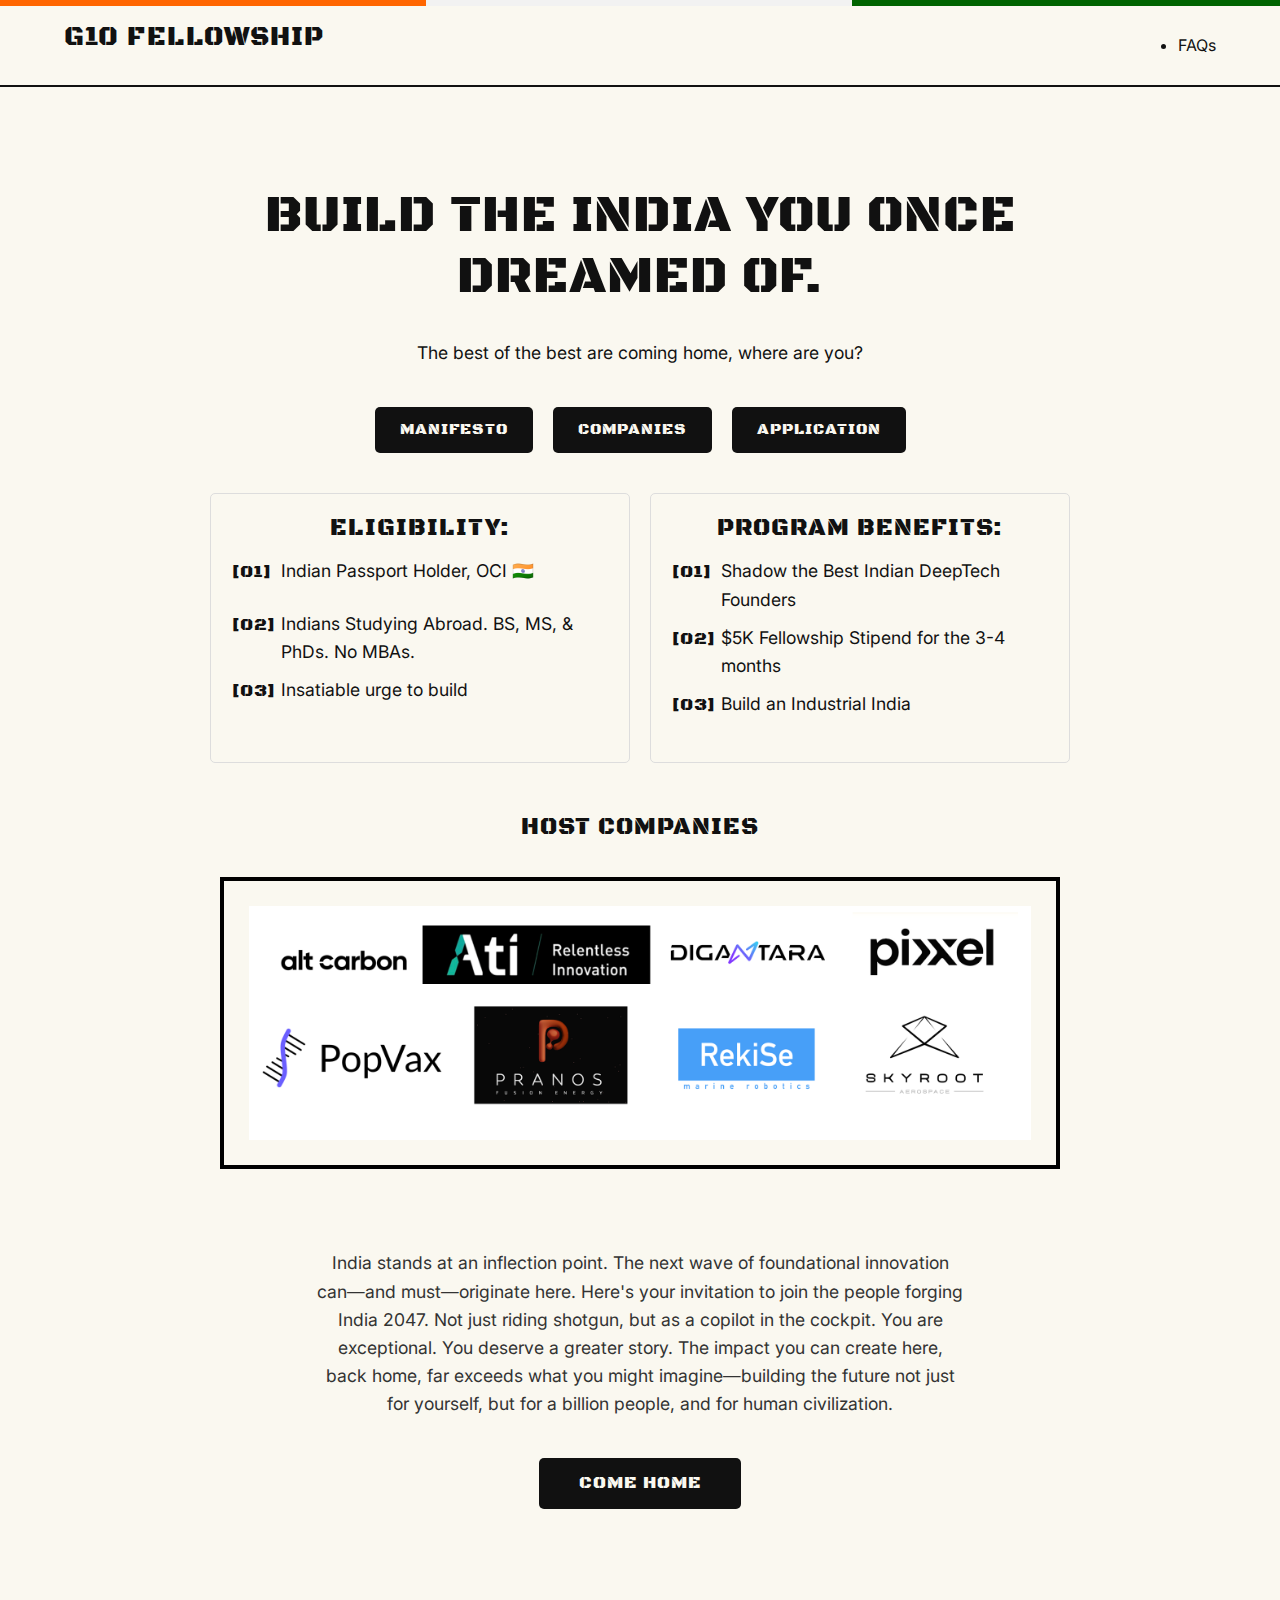
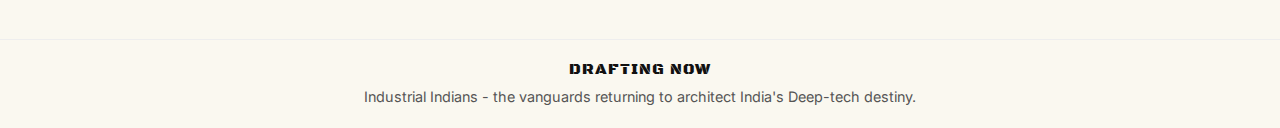
<file: index.html>
<!DOCTYPE html>
<html lang="en">
<head>
    <meta charset="UTF-8">
    <meta name="viewport" content="width=device-width, initial-scale=1.0">
    <title>G10 Fellowship - Home</title>
    <link rel="stylesheet" href="style.css">
    <link rel="preconnect" href="https://fonts.googleapis.com">
    <link rel="preconnect" href="https://fonts.gstatic.com" crossorigin>
    <link href="https://fonts.googleapis.com/css2?family=Black+Ops+One&family=Inter:wght@400;700&display=swap" rel="stylesheet">
</head>
<body>
    <div class="accent-bar"></div>
    <header>
        <div class="logo"><a href="/">G10 FELLOWSHIP</a></div>
        <div class="hamburger">
              <span class="bar"></span>
              <span class="bar"></span>
              <span class="bar"></span>
        </div>

        <nav>
<!--            <ul>
                <li><a href="/manifesto">MANIFESTO</a></li>
                <li><a href="/companies">Companies</a></li>
                <li><a href="/apply">APPLICATION</a></li> -->
                <li><a href="/faq">FAQs</a></li>
                
            </ul>
        </nav>
    </header>

    <main class="home-content">
        <h1 class="headline">Build the India you once dreamed of.</h1>

        <p class="statistic">The best of the best are coming home, where are you?</p>
        <div class="nav-buttons">
            <a href="/manifesto" class="nav-button">Manifesto</a>
            <a href="/companies" class="nav-button">Companies</a>
            <a href="/apply" class="nav-button">Application</a>
        </div>

      <div class="info-container">
            <section class="info-section">
                <h2>Eligibility:</h2>
                <ul class="styled-list">
                    <li><span>[01]</span> Indian Passport Holder, OCI 🇮🇳</li>
                    <li><span>[02]</span> Indians Studying Abroad. BS, MS, & PhDs. No MBAs.</li>
                    <li><span>[03]</span> Insatiable urge to build</li>
                </ul>
            </section>
        
            <section class="info-section">
                <h2>Program Benefits:</h2>
                <ul class="styled-list">
                    <li><span>[01]</span>Shadow the Best Indian DeepTech Founders</li>
                    <li><span>[02]</span>$5K Fellowship Stipend for the 3-4 months</li>
                    <li><span>[03]</span>Build an Industrial India</li>
                </ul>
            </section>
    </div>

        <div class="logos-header-container">
    <h2 class="logos-header">Host Companies</h2>
</div>
        
<div class="logos-section">
    <img src="G10Cos.png" alt="Logos of G10 Fellowship partner companies" class="partner-logos-banner">
</div>
        
<div class="cta-section">
    <p class="cta-description">
        India stands at an inflection point. The next wave of foundational innovation can—and must—originate here. Here's your invitation to join the people forging India 2047. Not just riding shotgun, but as a copilot in the cockpit. You are exceptional. You deserve a greater story. The impact you can create here, back home, far exceeds what you might imagine—building the future not just for yourself, but for a billion people, and for human civilization.
    </p>
    <div class="cta-button-container">
        <a href="https://airtable.com/appQU0zWgLPP70fmz/pagHP09q6RLIdzITQ/form" class="apply-button">
            <span class="cta-link-heading">COME HOME</span>
        </a>
    </div>
</div>

    </main>

    <footer>
        <p>DRAFTING NOW</p>
        <p>Industrial Indians - the vanguards returning to architect India's Deep-tech destiny.</p>
    </footer>

    <script src="script.js"></script>
</body>
</html>
</file>
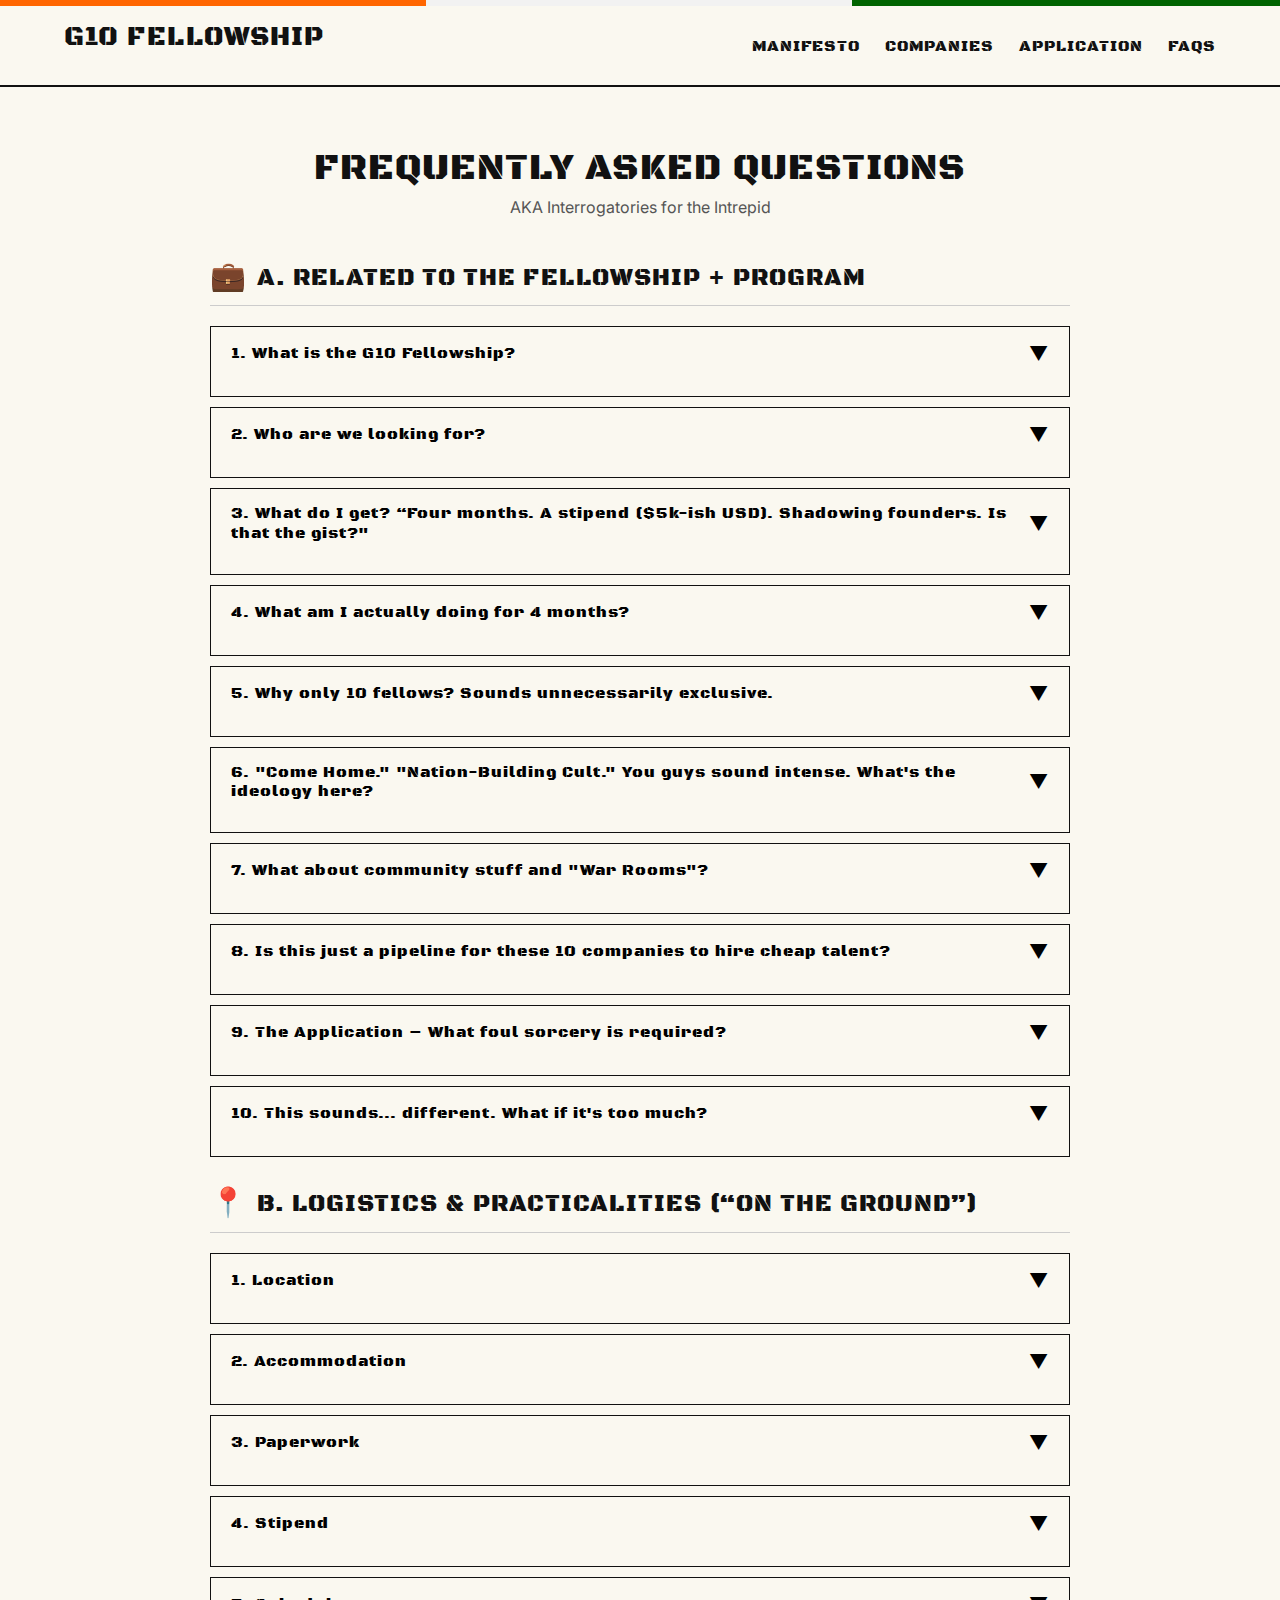
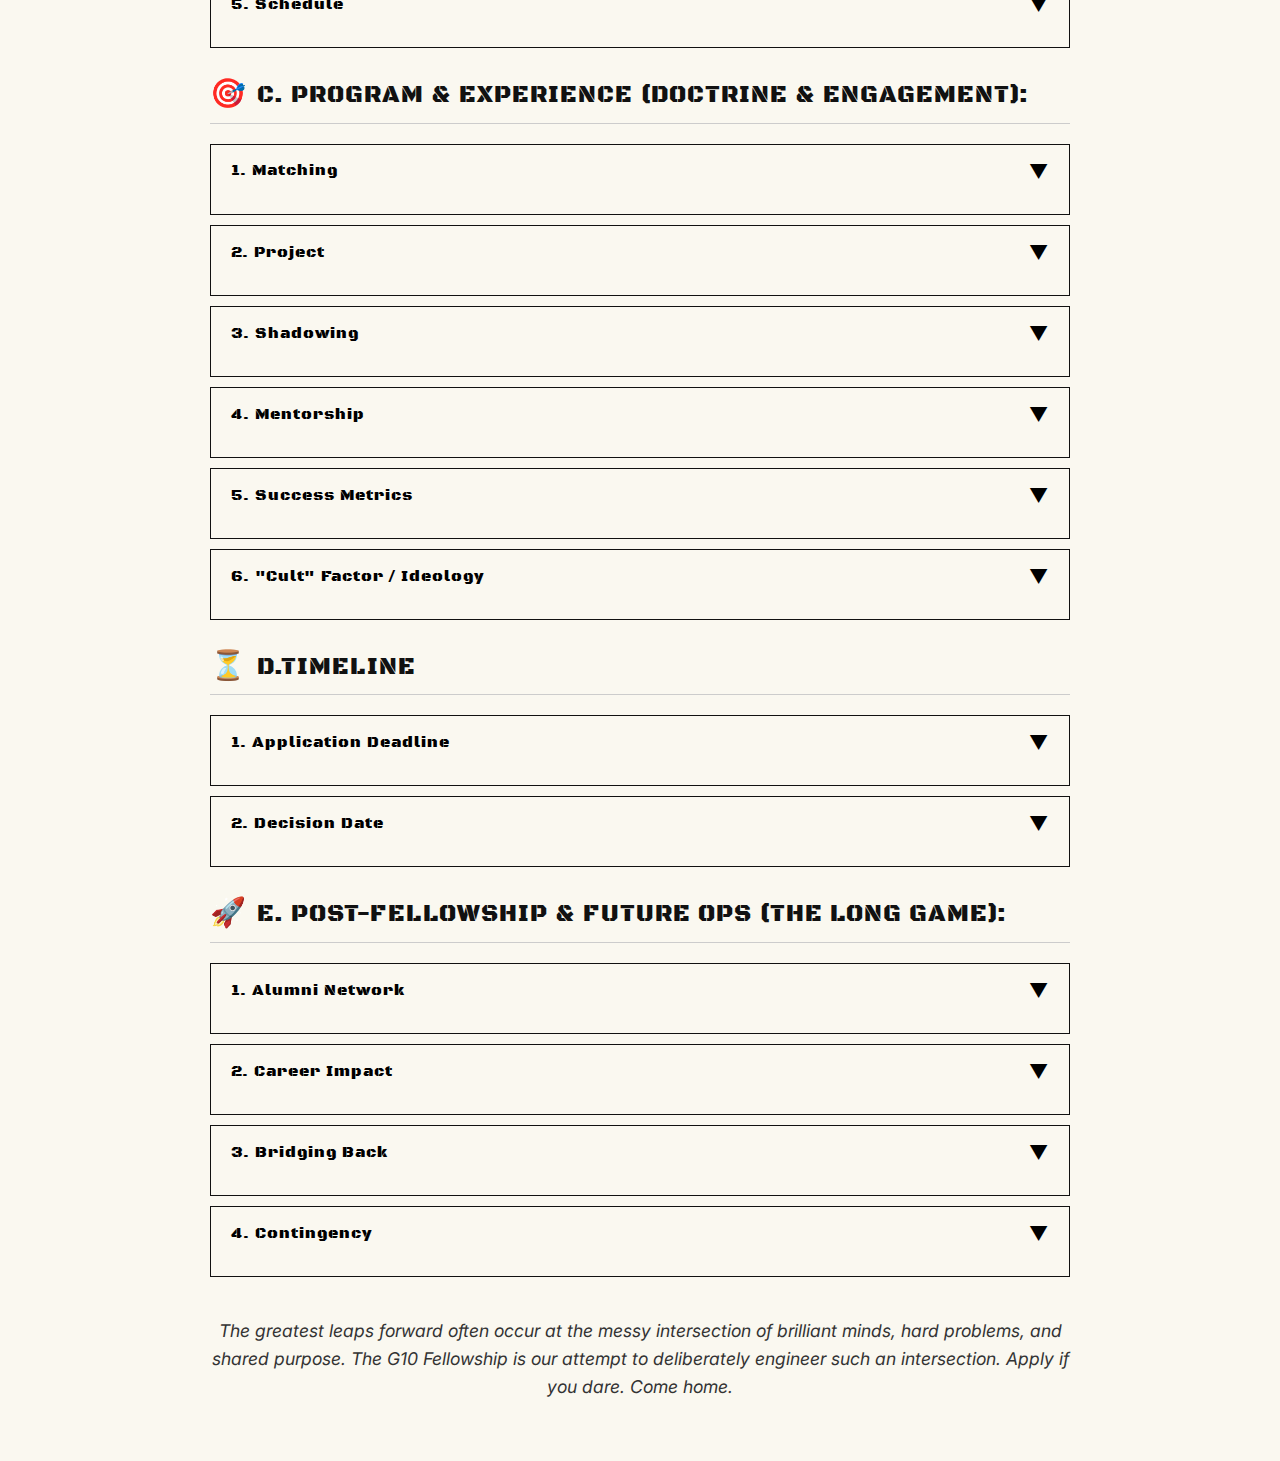
<file: faq.html>
<!DOCTYPE html>
<html lang="en">
<head>
    <meta charset="UTF-8">
    <meta name="viewport" content="width=device-width, initial-scale=1.0">
    <title>G10 Fellowship - FAQs</title>
    <link rel="stylesheet" href="style.css">
    <link rel="preconnect" href="https://fonts.googleapis.com">
    <link rel="preconnect" href="https://fonts.gstatic.com" crossorigin>
    <link href="https://fonts.googleapis.com/css2?family=Black+Ops+One&family=Inter:wght@400;700&display=swap" rel="stylesheet">
</head>
<body>
    <div class="accent-bar"></div>
    <header>
          <div class="logo"><a href="/">G10 FELLOWSHIP</a></div>
        <div class="hamburger">
              <span class="bar"></span>
              <span class="bar"></span>
              <span class="bar"></span>
        </div>

        <nav>
            <ul>
                <li><a href="/manifesto">MANIFESTO</a></li>
                <li><a href="/companies">Companies</a></li>
                <li><a href="/apply">APPLICATION</a></li>
                <li><a href="/faq">FAQs</a></li>
 
            </ul>
        </nav>
    </header>

    <main class="faq-content">
        <h1>Frequently Asked Questions</h1>
        <p class="subtitle">AKA Interrogatories for the Intrepid</p>

        <section class="faq-section">
            <h2><span class="icon">💼</span> A. Related to the Fellowship + Program</h2>

            <div class="faq-item">
                <button class="faq-question">
                    1. What is the G10 Fellowship?
                    <span class="arrow">▼</span>
                </button>
                <div class="faq-answer">
                    <p>We're exerting a pull on India's sharpest minds (think of it like a gravity well for talent) – the ones currently sharpening their intellects in the hallowed (and occasionally hollow) halls of foreign academia (Undergrad, PhD, maybe even the post-doc purgatory). The mission? A 4-month, high-intensity immersion into the engine rooms of India's most audacious DeepTech companies.</p>
                    <p>Think of it like Operation Homecoming for the Industrial Indian. Clear Objective: Inspire. Build. Return.</p>
                </div>
            </div>

            <div class="faq-item">
                <button class="faq-question">
                   2. Who are we looking for?
                    <span class="arrow">▼</span>
                </button>
                <div class="faq-answer">
                    <ul>
                        <li><strong>Indian Passport:</strong> Non-negotiable. This is about building <em>here</em>.</li>
                        <li><strong>Location + Status:</strong> You are currently navigating the academic / research labyrinth in the US, Canada, Europe, AUS or even Singapore/HK (Anywhere that is NOT INDIA, really).</li>
                        <li><strong>Stage:</strong> Currently in your Undergrad or PhD. Automatic DQ for if you're an MBA.</li>
                        <li><strong>Mindset:</strong> You possess an "insatiable urge to build." You're not just smart; you're <em>agentic</em>. You see problems and mentally prototype solutions before someone can tell you why it ain't gonna work. You might have read slightly too much Neal Stephenson or Clausewitz or Asimov. You understand that competence is common; courage and execution are rare earths. You likely find standard career paths... pedestrian.</li>
                    </ul>
                </div>
            </div>

             <div class="faq-item">
                <button class="faq-question">
                   3. What do I get? “Four months. A stipend ($5k-ish USD). Shadowing founders. Is that the gist?"
                    <span class="arrow">▼</span>
                </button>
                <div class="faq-answer">
                    <p>That's the skeleton structure, yes. But there is more:</p>
                    <ul>
                        <li><strong>Stipend:</strong> ~$5,000 to $10,000 USD total for the 4-month tour of duty, paid monthly (approx. $1,250 - $2,500/month). Enough to keep the lights on and the chai flowing while you're on mission.</li>
                        <li><strong>Access:</strong> Direct line. You'll shadow founders/C-suite command. Observe decision-making under fire. Understand the <em>realpolitik</em> of building hard things. 1:1 time with them so you absorb how their mental OS functions, you see hard problems being solved – and solve some yourself too.</li>
                        <li><strong>Environment:</strong> The bleeding edge. SpaceTech, AI/ML that <em>matters</em>, Robotics, maybe even things we can't list here. You'll be embedded in companies that have cleared the $5M+ funding hurdle – they have fuel in the tanks and SOLID trajectory. You can access the list in the Companies tab (https://industrialindia.org/companies).</li>
                        <li><strong>The Cohort:</strong> You're not alone. You're one of ~10. A tight cadre. Expect forced collaboration, shared war stories, and the forging of alliances that could define the next decade of Indian tech. We know how hard it is to find your tribe if you are exceptional.</li>
                    </ul>
                </div>
            </div>

            <div class="faq-item">
                <button class="faq-question">
                   4. What am I actually doing for 4 months?
                    <span class="arrow">▼</span>
                </button>
                <div class="faq-answer">
                     <p>If you are the TLDR type: Less marching, more maneuvering.</p>
                    <ul>
                        <li><strong>Phase 1 (Reconnaissance – ~2 weeks):</strong> Embed. Understand the company's DNA, its market battlefield, its technological arsenal, its operational tempo. Talk to everyone – from the PhDs in the lab to the folks managing the supply chain. Identify the "idiot index" – the crucial thing <em>nobody else</em> is paying enough attention to.</li>
                        <li><strong>Phase 2 (Engagement – ~3 months):</strong> DO A PROJECT. Based on your recon, identify a bottleneck, an untapped market, a process inefficiency, a skunkworks concept the company <em>should</em> be exploring but lacks bandwidth for. Propose it. Execute it. This is your proving ground. Maybe you sit in on hiring calls, contractor negotiations, strategy sessions. You learn how the sausage - and the satellite – gets made.</li>
                        <li><strong>Phase 3 (Debriefing / Portfolio):</strong> Consolidate your findings. Produce a tangible output – a report, a prototype, a working model, something that demonstrates your contribution and learnings. This is your after-action report, your contribution to the G10 archives.</li>
                    </ul>
                </div>
            </div>

            <div class="faq-item">
                <button class="faq-question">
                   5. Why only 10 fellows? Sounds unnecessarily exclusive.
                    <span class="arrow">▼</span>
                </button>
                <div class="faq-answer">
                    <p>Precision over spray-and-pray. We're aiming for quality density, not sprawl. This is about creating a high-trust, high-impact cohort where deep bonds and cross-pollination can occur.</p>
                    <p>Think Sparta, not Persia.</p>
                    <p>Each fellow is an investment. Plus, coordinating deep access and meaningful mentorship across more than 10 becomes exponentially complex. We prefer a scalpel to a sledgehammer.</p>
                </div>
            </div>

            <div class="faq-item">
                <button class="faq-question">
                   6. "Come Home." "Nation-Building Cult." You guys sound intense. What's the ideology here?
                    <span class="arrow">▼</span>
                </button>
                <div class="faq-answer">
                    <p>Intensity is the baseline. The world doesn't lack talent; it lacks <em>vectors</em>. It lacks concentrated points of force. India is at an inflection point.</p>
                    <p>We believe the next wave of foundational innovation can, and <em>must</em>, originate here. Bringing back exceptional individuals isn't just about reversing brain drain; it's about <em>critical mass</em>. It's about seeding the ecosystem with people who've seen different operational theatres and possess the drive to build monumental things <em>here</em>.</p>
                    <p>Call it a cult, call it a movement, call it applied patriotism. We call it necessary. We're tapping into tribal belonging, the desire for legacy, and the thrill of building the future. FOMO is a powerful force – miss this, and you might just miss the start of something historic.</p>
                </div>
            </div>

            <div class="faq-item">
                <button class="faq-question">
                   7. What about community stuff and "War Rooms"?
                    <span class="arrow">▼</span>
                </button>
                <div class="faq-answer">
                    <p>The fellowship isn't just the 9-to-5 (which, let's be honest, won't be 9-to-5).</p>
                     <ul>
                        <li><strong>The Network:</strong> We plug you directly into curated, high-signal communities (think Lagrange Point, Industrial47, etc.). Founder dinners, expert roundtables, off-the-record "night school" sessions with industry veterans. Factory tours that span the industrial landscape – from Surat's diamond labs to Hyderabad's aerospace corridors to Bengaluru's satellite manufacturing hubs.</li>
                        <li>Expect weekly <strong>"War Room" simulations</strong>. We throw hypothetical national crises at the cohort - supply chain collapse, cyber-attacks, resource scarcity, maybe even rogue AI (kidding... mostly). You learn to think strategically, under pressure, as a unit.</li>
                        <li>Shared housing might be arranged. Weekly dinners are mandatory. You'll build bonds with your 9 peers and meet the fellows embedded in other G10 companies. This network <em>is</em> part of the payload.</li>
                    </ul>
                </div>
            </div>

            <div class="faq-item">
                <button class="faq-question">
                   8. Is this just a pipeline for these 10 companies to hire cheap talent?
                    <span class="arrow">▼</span>
                </button>
                <div class="faq-answer">
                    <p>Negative. While a full-time offer might emerge (and wouldn't that be a successful mission outcome?), it's not the <em>primary</em> objective.</p>
                    <p>The goal is <em>inspiration</em> and <em>exposure</em>. We want to show you what's possible in India, connect you with the vanguard, and arm you with experience.</p>
                    <p>For every 10 people that tell you “this cannot be made in India", the Founders you work with, have shown, day-in and day-out that IT CAN. Talk is cheap. Seek inspiration from actual execution.</p>
                    <p>If you return to your PhD program or take a job elsewhere afterwards, but with India now firmly on your strategic map for future endeavors, that's a win. If you decide to launch your own venture here down the line... even better. This is long-cycle warfare for talent.</p>
                </div>
            </div>

             <div class="faq-item">
                <button class="faq-question">
                   9. The Application – What foul sorcery is required?
                    <span class="arrow">▼</span>
                </button>
                <div class="faq-answer">
                    <p>Expect the standard reconnaissance (CV, transcripts), but the real test lies beyond. Prepare for questions designed to probe your mental models, your operational thinking, your capacity for radical ideas. We might ask you to write a short paper on a "What If?" scenario for India 2047. Think big, think contrarian, think <em>industrial</em>.</p>
                    <p>Apply to the Link here. https://airtable.com/appQU0zWgLPP70fmz/pagHP09q6RLIdzITQ/form</p> <!-- Add link later -->
                    <p>Show us your blueprint for the future. This is followed by interviews. We're filtering for the unreasonable, the driven, the ones who <em>build</em>.</p>
                </div>
            </div>

             <div class="faq-item">
                <button class="faq-question">
                   10. This sounds... different. What if it's too much?
                    <span class="arrow">▼</span>
                </button>
                <div class="faq-answer">
                    <p>If it sounds comfortable, you've misunderstood the brief.</p>
                    <p>This is designed to be challenging, transformative, maybe even slightly overwhelming.</p>
                    <p>It's a compressed dose of reality from the front lines of Indian innovation. It's not for everyone. It's for the G10.</p>
                </div>
            </div>
        </section>

        <section class="faq-section">
             <h2><span class="icon">📍</span> B. Logistics & Practicalities (“On The Ground”)</h2>
              <div class="faq-item">
                <button class="faq-question">
                   1. Location
                    <span class="arrow">▼</span>
                </button>
                <div class="faq-answer">
                    <p>You'll work primarily at your assigned company's main site, likely in tech hubs like Bangalore, Hyderabad, or Chennai. We will organize travel for any required group activities like orientation or site visits. The orientation will be in Bangalore.</p>
                </div>
            </div>
             <div class="faq-item">
                <button class="faq-question">
                   2. Accommodation
                    <span class="arrow">▼</span>
                </button>
                <div class="faq-answer">
                    <p>You are responsible for securing and paying for your housing. We will assist by providing leads and potentially facilitating group housing options for the cohort. The stipend is intended to help cover these costs.</p>
                </div>
            </div>
            <div class="faq-item">
                <button class="faq-question">
                   3. Paperwork
                    <span class="arrow">▼</span>
                </button>
                <div class="faq-answer">
                    <p>Your Indian passport is the main requirement. Any necessary local paperwork for the internship is standard and we will guide you through it. Expect minimal hassle.</p>
                </div>
            </div>
             <div class="faq-item">
                <button class="faq-question">
                   4. Stipend
                    <span class="arrow">▼</span>
                </button>
                <div class="faq-answer">
                    <p>You will receive a total stipend of approximately $5-to-10K USD, paid monthly over the 4 months (e.g., $1,250 - $2,500 per month). This is intended to cover your living expenses during the 4-month program. Consider it support for the mission; the core value lies in the unparalleled access and experience.</p>
                </div>
            </div>
             <div class="faq-item">
                <button class="faq-question">
                   5. Schedule
                    <span class="arrow">▼</span>
                </button>
                <div class="faq-answer">
                    <p>Expect an intense 4 months focused on your project. Core working hours depend on the company, but cohort events (dinners, workshops, simulations) are integral parts of the program and generally require participation. Time commitment will be significant.</p>
                </div>
            </div>
        </section>

        <section class="faq-section">
            <h2><span class="icon">🎯</span> C. Program & Experience (Doctrine & Engagement):</h2>
             <div class="faq-item">
                <button class="faq-question">
                   1. Matching
                    <span class="arrow">▼</span>
                </button>
                <div class="faq-answer">
                    <p>We match fellows to companies based on your profile, interests, and the company's specific needs and project opportunities, aiming for the best possible impact. You can indicate preferences during application, but the final placement decision rests with the G10 team to ensure strategic fit.</p>
                </div>
            </div>
             <div class="faq-item">
                <button class="faq-question">
                   2. Project
                    <span class="arrow">▼</span>
                </button>
                <div class="faq-answer">
                    <p>You're expected to take initiative in identifying and proposing a project during the initial weeks. Mentors will provide guidance. If your proposal isn't feasible, you'll collaborate on defining a valuable alternative project. You'll have significant autonomy within the project's strategic goals.</p>
                </div>
            </div>
            <div class="faq-item">
                <button class="faq-question">
                   3. Shadowing
                    <span class="arrow">▼</span>
                </button>
                <div class="faq-answer">
                    <p>This means direct exposure to senior leadership (Founder/CXO). You'll likely attend high-level meetings and witness strategic decision-making. The goal is active learning and understanding leadership dynamics as well as how the best Indian builders operate, not passive observation or administrative tasks.</p>
                </div>
            </div>
            <div class="faq-item">
                <button class="faq-question">
                   4. Mentorship
                    <span class="arrow">▼</span>
                </button>
                <div class="faq-answer">
                    <p>You will have guidance from the senior leader you shadow for strategic context. For day-to-day project work and navigating the company, you'll often have a dedicated mid-level manager as a more frequent point of contact, especially in larger organizations.</p>
                </div>
            </div>
            <div class="faq-item">
                <button class="faq-question">
                   5. Success Metrics
                    <span class="arrow">▼</span>
                </button>
                <div class="faq-answer">
                    <p>Success is measured primarily by the quality and impact of your project work (demonstrated via a final report, prototype, etc.) and the initiative you show. Feedback will be provided regularly by your company mentors.</p>
                </div>
            </div>
            <div class="faq-item">
                <button class="faq-question">
                   6. "Cult" Factor / Ideology
                    <span class="arrow">▼</span>
                </button>
                <div class="faq-answer">
                    <p>We seek individuals genuinely driven to build significant technology <em>in India</em>. Enthusiasm for the mission is key. While diverse perspectives on <em>how</em> to achieve goals are welcome, alignment on the core objective (advancing India's industrial/tech base) is important for cohort cohesion.</p>
                </div>
            </div>
        </section>

          <section class="faq-section">
            <h2><span class="icon">⏳</span> D.Timeline</h2>
                <div class="faq-item">
                    <button class="faq-question">
                       1. Application Deadline
                        <span class="arrow">▼</span>
                    </button>
                    <div class="faq-answer">
                        <p>14th April 2025</p>
                    </div>
                </div>
                 <div class="faq-item">
                    <button class="faq-question">
                       2. Decision Date 
                        <span class="arrow">▼</span>
                    </button>
                    <div class="faq-answer">
                        <p>If we choose to proceed with your application, you can expect to hear back from us by 29th April 2025.</p>
                    </div>
                </div>
              
          </section>
        
         <section class="faq-section">
            <h2><span class="icon">🚀</span> E. Post-Fellowship & Future Ops (The Long Game):</h2>
             <div class="faq-item">
                <button class="faq-question">
                   1. Alumni Network
                    <span class="arrow">▼</span>
                </button>
                <div class="faq-answer">
                    <p>The aim is to build a genuinely valuable network providing ongoing connections, potential access to opportunities (funding, roles), and exclusive insights within the Indian tech ecosystem. Concrete benefits will evolve with the network.</p>
                </div>
            </div>
             <div class="faq-item">
                <button class="faq-question">
                   2. Career Impact
                    <span class="arrow">▼</span>
                </button>
                <div class="faq-answer">
                    <p>This fellowship is designed to be a significant differentiator. It signals high potential, practical deep-tech experience, and access to an influential network, potentially opening doors beyond typical internships.</p>
                </div>
            </div>
            <div class="faq-item">
                <button class="faq-question">
                   3. Bridging Back
                    <span class="arrow">▼</span>
                </button>
                <div class="faq-answer">
                    <p>The fellowship <em>is</em> the bridge. The 4-month immersion, network building, and direct exposure to the Indian ecosystem provide the best possible preparation for considering a long-term career move back. No formal relocation services are offered.</p>
                </div>
            </div>
            <div class="faq-item">
                <button class="faq-question">
                   4. Contingency
                    <span class="arrow">▼</span>
                </button>
                <div class="faq-answer">
                    <p>We select stable partner companies. In the rare case of unforeseen major issues at your host company, the G10 program will actively work to ensure you still receive a valuable fellowship experience, potentially through adjustments or alternative arrangements.</p>
                </div>
            </div>
        </section>

         <p class="closing-remark">The greatest leaps forward often occur at the messy intersection of brilliant minds, hard problems, and shared purpose. The G10 Fellowship is our attempt to deliberately engineer such an intersection. Apply if you dare. Come home.</p>

    </main>

    <script src="script.js"></script>
</body>
</html>
</file>
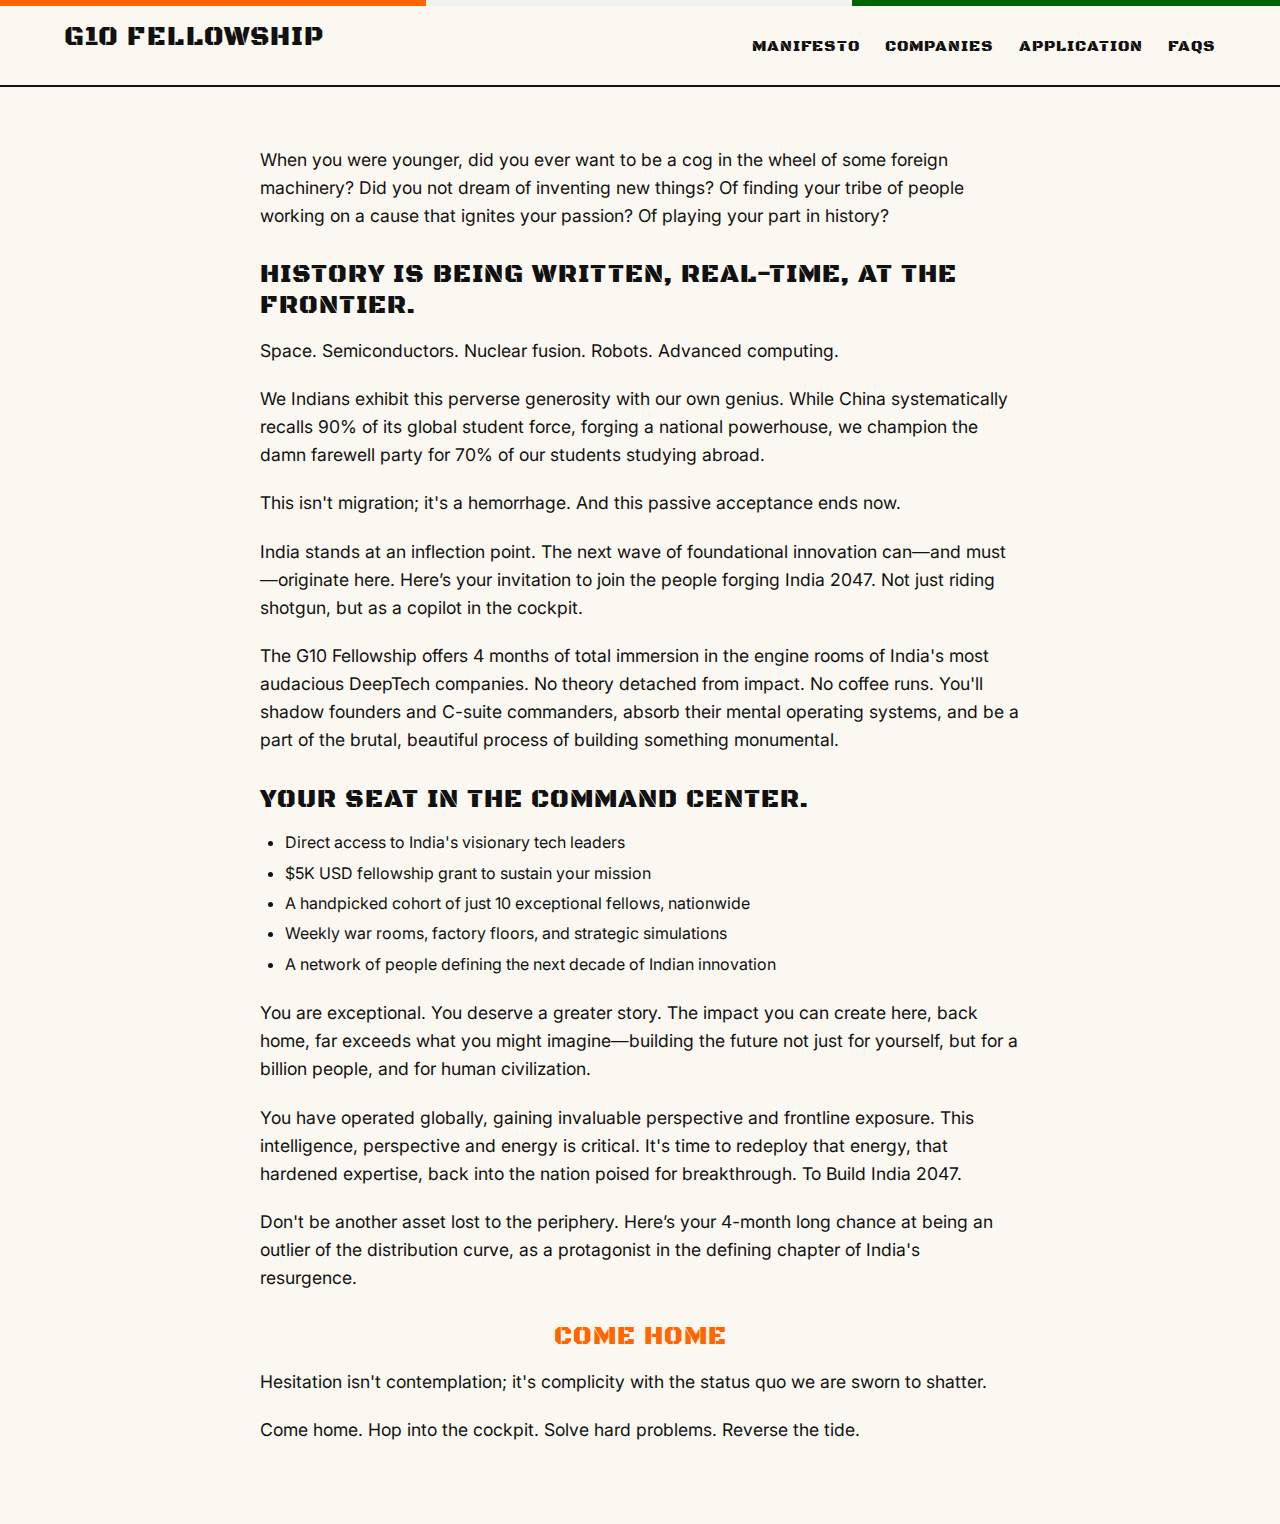
<file: manifesto.html>
<!DOCTYPE html>
<html lang="en">
<head>
    <meta charset="UTF-8">
    <meta name="viewport" content="width=device-width, initial-scale=1.0">
    <title>G10 Fellowship - Manifesto</title>
    <link rel="stylesheet" href="style.css">
    <link rel="preconnect" href="https://fonts.googleapis.com">
    <link rel="preconnect" href="https://fonts.gstatic.com" crossorigin>
    <link href="https://fonts.googleapis.com/css2?family=Black+Ops+One&family=Inter:wght@400;700&display=swap" rel="stylesheet">
</head>
<body>
    <div class="accent-bar"></div>
    <header>
         <div class="logo"><a href="/">G10 FELLOWSHIP</a></div>
        <div class="hamburger">
              <span class="bar"></span>
              <span class="bar"></span>
              <span class="bar"></span>
        </div>

        <nav>
            <ul>
                
                <li><a href="/manifesto">MANIFESTO</a></li>
                <li><a href="/companies">Companies</a></li>
                <li><a href="/apply">APPLICATION</a></li>
                <li><a href="/faq">FAQs</a></li>
        
            </ul>
        </nav>
    </header>

    <main class="manifesto-content">
        <p>When you were younger, did you ever want to be a cog in the wheel of some foreign machinery? Did you not dream of inventing new things? Of finding your tribe of people working on a cause that ignites your passion? Of playing your part in history?</p>

        <h2>History is being written, real-time, at the frontier.</h2>

        <p>Space. Semiconductors. Nuclear fusion. Robots. Advanced computing.</p>
        
        <p>We Indians exhibit this perverse generosity with our own genius. While China systematically recalls 90% of its global student force, forging a national powerhouse, we champion the damn farewell party for 70% of our students studying abroad.</p> 
            
        <p>This isn't migration; it's a hemorrhage. And this passive acceptance ends now.</p>

        <p>India stands at an inflection point. The next wave of foundational innovation can—and must—originate here. Here’s your invitation to join the people forging India 2047. Not just riding shotgun, but as a copilot in the cockpit.</p>

        <p>The G10 Fellowship offers 4 months of total immersion in the engine rooms of India's most audacious DeepTech companies. No theory detached from impact. No coffee runs. You'll shadow founders and C-suite commanders, absorb their mental operating systems, and be a part of the brutal, beautiful process of building something monumental.</p>

        <h2>Your seat in the Command Center.</h2>

        <ul class="manifesto-bullets">
            <li>Direct access to India's visionary tech leaders</li>
            <li>$5K USD fellowship grant to sustain your mission</li>
            <li>A handpicked cohort of just 10 exceptional fellows, nationwide</li>
            <li>Weekly war rooms, factory floors, and strategic simulations</li>
            <li>A network of people defining the next decade of Indian innovation</li>
        </ul>
        
        <p>You are exceptional. You deserve a greater story. The impact you can create here, back home, far exceeds what you might imagine—building the future not just for yourself, but for a billion people, and for human civilization.</p>

        <p>You have operated globally, gaining invaluable perspective and frontline exposure. This intelligence, perspective and energy is critical. It's time to redeploy that energy, that hardened expertise, back into the nation poised for breakthrough. To Build India 2047.</p>
        
        <p>Don't be another asset lost to the periphery. Here’s your 4-month long chance at being an outlier of the distribution curve, as a protagonist in the defining chapter of India's resurgence.</p>

        <a href="https://airtable.com/appQU0zWgLPP70fmz/pagHP09q6RLIdzITQ/form"><h2 class="final-call" >COME HOME</h2></a>

        <p>Hesitation isn't contemplation; it's complicity with the status quo we are sworn to shatter.</p>

        <p>Come home. Hop into the cockpit. Solve hard problems. Reverse the tide.</p>
    </main>

    <script src="script.js"></script>
</body>
</html>
</file>
<file: style.css>
/* Basic Reset & Font Import */
* {
    box-sizing: border-box;
    margin: 0;
    padding: 0;
}

/* -- Accent Bar -- */
.accent-bar {
    height: 6px; /* Adjust height as needed */
    width: 100%;
    background: linear-gradient(to right, 
        #FF6600 0%, #FF6600 33.3%, 
        #f2f2f2 33.3%, #f2f2f2 66.6%, 
        #006400 66.6%, #006400 100%
    ); /* Orange, White, Dark Green */
    position: fixed;
    top: 0;
    left: 0;
    z-index: 1001; /* Higher than header */
}


body {
    /* Keep Inter for body text */
    font-family: 'Inter', sans-serif;
    background-color: #FAF8F0; /* Off-white background */
    color: #111111; /* Dark text */
    line-height: 1.6;
    /* Increase padding-top to account for accent bar + header */
    padding-top: 86px; /* Approx accent bar height + header height */
}

/* Apply Black Ops One to headings, logo, nav, buttons, etc. */
h1, h2, h3, h4, h5, h6,
.logo,
nav ul li a, /* Apply to nav links */
.faq-question,
.apply-button,
.cta-heading,
.headline,
.quote,
.final-call,
footer p:first-child, /* Apply to "DRAFTING NOW" */
.styled-list li span /* Apply to [01] etc. */
{
    font-family: 'Black Ops One', cursive; /* Use Black Ops One */
    text-transform: uppercase;
    margin-bottom: 1rem;
    line-height: 1.2;
    font-weight: normal; /* Font is inherently bold */
    letter-spacing: 1px; /* Add some spacing for stencil effect */
}

/* Specific adjustments for Black Ops One */
.logo {
    font-size: 1.7rem; /* Adjusted size */
}

nav ul li a {
    font-size: 1rem;
    padding-bottom: 5px;
    transition: border-bottom 0.2s ease-in-out;
}

a {
    color: #111111;
    text-decoration: none;
}

ul {
    list-style: none;
}

.nav-button {
    display: inline-block;
    background-color: #111111;
    color: #FAF8F0;
    padding: 10px 25px;
    font-size: 1rem;
    border-radius: 5px;
    transition: background-color 0.3s ease;
    font-family: 'Black Ops One', cursive;
    text-transform: uppercase;
    letter-spacing: 1px;
}

.nav-button:hover {
    background-color: #333333;
}
.nav-buttons {
    display: flex;
    justify-content: center;
    gap: 20px;
    margin-bottom: 40px;
}



/* Header */
header {
    background-color: #FAF8F0;
    padding: 15px 5%;
    display: flex;
    justify-content: space-between;
    align-items: center;
    border-bottom: 2px solid #111111;
    position: fixed;
    /* Header starts below the accent bar */
    top: 6px; /* Match accent-bar height */
    left: 0;
    width: 100%;
    z-index: 1000; /* Below accent bar */
}


nav ul {
    display: flex;
}

nav ul li {
    margin-left: 25px;
}

nav ul li a.active {
    border-bottom: 3px solid #111111; /* Underline for active link */
    text-underline-offset: 8px; /* Adjust as needed */
}

nav ul li a:hover:not(.active) {
     border-bottom: 3px solid #ccc;
}

/* Main Content Area */
main {
    max-width: 900px;
    margin: 40px auto; /* Top margin below header */
    padding: 20px;
}

/* Home Page Specific Styles */
.home-content {
    text-align: center;
}

.headline {
    font-size: 3.2rem; /* Adjusted for Black Ops One */
    margin-top: 40px;
    margin-bottom: 30px;
}

.statistic {
    font-size: 1.1rem;
    margin-bottom: 40px;
    max-width: 600px;
    margin-left: auto;
    margin-right: auto;
    font-family: 'Inter', sans-serif; /* Ensure body font */
}

.info-section {
    margin-bottom: 40px;
    text-align: left; /* Align list items left */
    max-width: 500px;
    margin-left: auto;
    margin-right: auto;
    padding: 20px;
    border: 1px solid #ddd; /* Optional border */
    border-radius: 5px;
}

.info-section h2 {
    font-size: 1.5rem; /* Adjusted */
    margin-bottom: 15px;
    text-align: center; /* Center section titles */
}
.info-container {
    display: flex;
    justify-content: space-between;
    gap: 20px;
    margin-bottom: 40px;
}

.info-container .info-section {
    flex: 1;
    margin-bottom: 0;
}


.styled-list li {
    margin-bottom: 10px;
    font-size: 1.1rem;
    font-family: 'Inter', sans-serif; /* List item text in Inter */
    display: flex; /* Use flexbox for alignment */
    align-items: baseline; /* Align based on text baseline */
}
.styled-list li span { /* Style for [01], [02] */
    font-family: 'Black Ops One', cursive; /* Number in Black Ops One */
    margin-right: 10px;
    display: inline-block;
    width: 40px; /* Ensure alignment */
    font-size: 1.1rem; /* Match surrounding text size */
    text-align: right; /* Align number to the right */
    flex-shrink: 0; /* Prevent shrinking */
}

.quote {
    font-size: 1.8rem; /* Adjusted */
    margin-top: 50px;
    margin-bottom: 30px;
    max-width: 700px;
    margin-left: auto;
    margin-right: auto;
    font-style: normal;
}

.cta-heading {
    font-size: 3rem; /* Adjusted */
    margin-top: 40px;
    margin-bottom: 20px;
    color: #FF6600; /* Accent color */
}

.apply-button {
    display: inline-block;
    background-color: #111111;
    color: #FAF8F0;
    padding: 15px 40px;
    font-size: 1.1rem; /* Adjusted */
    border-radius: 5px;
    transition: background-color 0.3s ease;
    margin-bottom: 50px;
}

.apply-button:hover {
    background-color: #333333;
}

/* Footer */
footer {
    text-align: center;
    padding: 20px;
    margin-top: 60px;
    border-top: 1px solid #eee;
    font-size: 0.9rem;
    color: #555;
    font-family: 'Inter', sans-serif; /* Footer text in Inter */
}
footer p:first-child { /* "DRAFTING NOW" */
    font-family: 'Black Ops One', cursive; /* Use Font */
    text-transform: uppercase;
    font-size: 1rem; /* Adjusted */
    margin-bottom: 5px;
    color: #111; /* Make it black */
}


/* FAQ Page Specific Styles */
.faq-content h1 {
    font-size: 2.3rem; /* Adjusted */
    text-align: center;
    margin-bottom: 5px;
}

.subtitle {
    text-align: center;
    font-size: 1rem;
    color: #555;
    margin-bottom: 40px;
    font-family: 'Inter', sans-serif; /* Not bold */
    text-transform: none;
}

.faq-section {
    margin-bottom: 30px;
}

.faq-section h2 {
    font-size: 1.5rem; /* Adjusted */
    margin-bottom: 20px;
    border-bottom: 1px solid #ccc;
    padding-bottom: 10px;
    display: flex;
    align-items: center;
}

.faq-section h2 .icon {
    margin-right: 10px;
    font-size: 1.2em; /* Make icon slightly larger */
}


.faq-item {
    border: 1px solid #111111;
    margin-bottom: 10px;
}

.faq-question {
    background-color: transparent;
    border: none;
    padding: 15px 20px;
    width: 100%;
    text-align: left;
    font-size: 1rem; /* Adjusted */
    cursor: pointer;
    display: flex;
    justify-content: space-between;
    align-items: center;
    /* font-family: 'Black Ops One', cursive; Inherited */
    text-transform: none; /* Override default heading uppercase for questions */
}


.faq-question .arrow {
    font-size: 1.2rem;
    transition: transform 0.3s ease;
    font-family: 'Inter', sans-serif; /* Use standard font for arrow */
}

.faq-question.active .arrow {
    transform: rotate(180deg);
}

.faq-answer {
    padding: 0 20px; /* Start with no padding top/bottom */
    background-color: #fff; /* Slightly different bg for contrast */
    max-height: 0;
    overflow: hidden;
    transition: max-height 0.4s ease-out, padding 0.4s ease-out;
    font-size: 1rem; /* Regular text size */
    font-family: 'Inter', sans-serif; /* Ensure body font */
}

.faq-answer p, .faq-answer ul {
    margin-bottom: 15px;
}

.faq-answer ul {
    padding-left: 20px; /* Indent list */
    list-style: disc; /* Use standard bullets */
}
.faq-answer li {
    margin-bottom: 8px;
}

.faq-answer strong {
     font-family: 'Inter', sans-serif;
     font-weight: 700; /* Bold Inter */
}
.faq-answer em {
     font-family: 'Inter', sans-serif;
     font-style: italic; /* Italic Inter */
}

.faq-answer.active {
    padding: 20px 20px; /* Add padding when active */
    max-height: 1000px; /* Adjust max-height as needed */
    transition: max-height 0.5s ease-in, padding 0.5s ease-in;
}

.closing-remark {
    margin-top: 40px;
    font-style: italic;
    text-align: center;
    font-size: 1.1rem;
    color: #333;
    font-family: 'Inter', sans-serif; /* Ensure body font */
}

/* Manifesto Page Specific Styles */
.manifesto-content {
    max-width: 800px; /* Slightly wider */
}

.manifesto-content h2 {
    font-size: 1.6rem; /* Adjusted */
    margin-top: 30px;
    margin-bottom: 15px;
}

.manifesto-bullets {
    list-style-type: disc; /* Explicitly sets the bullet style (disc, circle, square) */
    padding-left: 25px;    /* Adds indentation FROM THE LEFT for the bullets to appear */
    margin-top: 1em;       /* Adds space above the list */
    margin-bottom: 1.5em;  /* Adds space below the list */
}

.manifesto-bullets li {
    margin-bottom: 0.5em;  /* Adds vertical space BETWEEN bullet points */
    line-height: 1.4;      /* Improves readability if lines wrap */
}

.manifesto-content p {
    margin-bottom: 20px;
    font-size: 1.1rem;
    font-family: 'Inter', sans-serif; /* Ensure body font */
}

.final-call {
     font-size: 2rem; /* Adjusted */
     text-align: center;
     margin-top: 40px;
     color: #FF6600; /* Accent color */
}

/* Companies Page Specific Styles */
.companies-content {
    text-align: center;
    max-width: 900px;
    margin: 0 auto;
}

.companies-content .headline {
    font-size: 2.8rem;
    margin-top: 40px;
    margin-bottom: 20px;
}

.companies-grid {
    display: grid;
    grid-template-columns: repeat(auto-fit, minmax(250px, 1fr));
    gap: 20px;
    padding: 20px;
    margin-top: 50px;
    margin-bottom: 50px;
}

.company-card {
    border: 4px solid black;
    border-radius: 5px;
    padding: 25px 15px;
    text-align: center;
    margin: 10 px;
    background-color: #fff;
    transition: transform 0.3s ease, box-shadow 0.3s ease;
}

.company-card:hover {
    transform: translateY(-5px);
    box-shadow: 0 10px 20px rgba(0,0,0,0.1);
}

.company-name {
    font-size: 1.4rem;
    margin-bottom: 15px;
    font-family: 'Black Ops One', cursive;
    letter-spacing: 1px;
}

.company-logo {
    display: block;         /* Makes the image a block element for centering */
    height: 80px;           /* Set your desired uniform height */
    width: auto;            /* Allows width to adjust based on height & aspect ratio */
    max-width: 100%;        /* Prevents the image from exceeding card width */
    margin: 0 auto 15px auto; /* Centers horizontally (0 top/bottom, auto left/right) and adds 15px margin below */
    object-fit: contain;    /* Ensures the entire logo fits within the dimensions without stretching/cropping */
}

.company-description {
    font-size: 0.9em;      /* Adjust size as needed */
    color: #333;          /* Dark grey color */
    line-height: 1.5;      /* Increased slightly for better spacing around <br> */
    margin-top: 10px;      /* Space above the paragraph (after logo) */
    margin-bottom: 15px;   /* INCREASED: Space below the paragraph (before button) */
    padding-left: 5px;     /* Optional: slight indent */
    padding-right: 5px;    /* Optional: slight indent */
    font-weight: 400;      /* Ensure regular weight */
}

.company-link {
    display: inline-block;
    background-color: #111111;
    color: #FAF8F0;
    padding: 8px 15px;
    border-radius: 5px;
    font-family: 'Black Ops One', cursive;
    font-size: 0.9rem;
    transition: background-color 0.3s ease;
}

.company-link:hover {
    background-color: #FF6600;
}

@media (max-width: 768px) {
    .info-container {
        flex-direction: column;
    }
    
    .info-container .info-section {
        margin-bottom: 40px;
    }
    
    .info-container .info-section:last-child {
        margin-bottom: 0;
    }

    .companies-grid {
        grid-template-columns: repeat(2, 1fr);
        gap: 20px;
    }
    
    .company-name {
        font-size: 1.2rem;
    }
 .nav-buttons {
        flex-direction: column;
        align-items: center;
        gap: 10px;
    }
    
    .nav-button {
        width: 80%;
        text-align: center;
    }
}


@media (max-width: 480px) {
    .companies-grid {
        grid-template-columns: 1fr;
        gap: 15px;
    }
    
    .companies-content .headline {
        font-size: 1.8rem;
    }
}


/* Responsive Design - Adjust sizes for Black Ops One */
@media (max-width: 768px) {
    body {
        padding-top: 80px;
    }
    
    .logo {
        font-size: 1.5rem;
    }
    
    nav ul {
        display: flex;
        justify-content: space-between;
        width: 100%;
    }
    
    nav ul li {
        margin: 0 10px;
    }
    
    nav ul li a {
        font-size: 1rem;
        padding: 10px 15px;
    }

    .headline {
        font-size: 2.4rem;
        letter-spacing: 0.5px;
    }

    .quote {
        font-size: 1.4rem;
        letter-spacing: 0.5px;
    }

    .cta-heading {
        font-size: 2.1rem;
    }

    .apply-button {
        padding: 12px 30px;
        font-size: 1rem;
    }

    .info-container {
        display: flex;
        justify-content: space-between;
        gap: 20px;
        margin-bottom: 40px;
    }
    
    .info-container .info-section {
        flex: 1;
        margin-bottom: 0;
    }
    .info-section {
        padding: 15px;
    }
    
    .faq-content h1 {
        font-size: 1.8rem;
    }
    
    .faq-section h2 {
        font-size: 1.3rem;
    }
}

@media (max-width: 480px) {
    body {
        padding-top: 4px;
    }
    
    .accent-bar {
        height: 4px;
    }
    
    header {
        padding: 10px 5%;
        flex-direction: column;
        align-items: center;
        position: relative;
        top: 0;
        margin-top: 4px;
        border-bottom: 1px solid #111;
    }
    
    nav ul {
        display: flex;
        flex-direction: column;
        align-items: center;
        width: 100%;
    }
    
    nav ul li {
        margin: 5px 0;
    }
    
    nav ul li a {
        font-size: 1rem;
        padding: 10px 20px;
        display: block;
        text-align: center;
        width: 100%;
    }
    
    .headline {
        font-size: 1.8rem;
    }
    
    .quote {
        font-size: 1.1rem;
    }
    
    .cta-heading {
        font-size: 1.6rem;
    }
}

/* Hamburger Menu Styles */
.hamburger {
  display: none;
  cursor: pointer;
}

.bar {
  display: block;
  width: 25px;
  height: 3px;
  margin: 5px auto;
  -webkit-transition: all 0.3s ease-in-out;
  transition: all 0.3s ease-in-out;
  background-color: #111111;
}

/* Responsive Design - Hamburger Menu */
@media (max-width: 768px) {
  .hamburger {
    display: block;
  }
  
  .hamburger.active .bar:nth-child(2) {
    opacity: 0;
  }
  
  .hamburger.active .bar:nth-child(1) {
    transform: translateY(8px) rotate(45deg);
  }
  
  .hamburger.active .bar:nth-child(3) {
    transform: translateY(-8px) rotate(-45deg);
  }
  
  header {
    padding: 15px 5%;
    justify-content: space-between;
  }
  
  nav {
    position: fixed;
    left: -100%;
    top: 70px;
    gap: 0;
    flex-direction: column;
    background-color: #FAF8F0;
    width: 100%;
    text-align: center;
    transition: 0.3s;
    border-bottom: 1px solid #111111;
    z-index: 999;
  }
  
  nav.active {
    left: 0;
  }
  
  nav ul {
    flex-direction: column;
    width: 100%;
  }
  
  nav ul li {
    margin: 16px 0;
  }
}

@media (max-width: 480px) {
  header {
    flex-direction: row;
    justify-content: space-between;
  }
  
  nav {
    top: 53px; /* Adjust based on your header height */
  }
}

.logos-header-container {
    text-align: center; /* Centers the H2 within this container */
    margin-top: 50px;   /* Space above the header */
    margin-bottom: 20px;/* Space below the header, before the logos image */
}

.logos-header {
    display: inline-block; 
    font-family: 'Black Ops One', sans-serif; 
    font-size: 1.5em;     
    padding: 0; /* Remove padding if border is gone */ 
    /* border: 1px solid black; */ /* REMOVE or comment out this line */
    text-transform: uppercase; 
    letter-spacing: 1px;   
    margin: 0; 
    /* Add margin below if needed now border is gone */
    margin-bottom: 15px; /* Added space below heading text */
}

.logos-section {
    text-align: center; 
    margin-top: 0; /* Keep spacing relative to header */
    margin-bottom: 50px; /* Space below the bordered section */
    
    /* --- Adjustments --- */
    /* background-color: white; */ /* REMOVE or comment out this line */
    border: 4px solid black;   /* ADD this line */
    padding: 25px;             /* KEEP this - space between image and border */
    max-width: 840px;          /* KEEP this - adjust based on image width + padding */
    margin-left: auto;         /* KEEP this - centers the bordered box */
    margin-right: auto;        /* KEEP this - centers the bordered box */
}

.partner-logos-banner {
    max-width: 100%;    
    width: 800px;       
    height: auto;       
    display: block;     /* Changed to block for easier centering within padded parent */
    margin: 0 auto;     /* Center the image block within the .logos-section */ 
}

.cta-description {
    /* Add/Ensure font styling to match body text */
    font-family: 'Inter', sans-serif; /* Match your body font */
    font-weight: 400;             /* Ensure regular weight */
    font-size: 1.1em;             /* Adjust size if needed */
    color: #333;                  /* Match body text color */
    line-height: 1.6;             /* Match body text line height */

    /* Keep centering and width limit */
    max-width: 650px;            
    margin-left: auto;
    margin-right: auto;

    /* INCREASE bottom margin for more space before button */
    margin-top: 80px; 
    margin-bottom: 40px; /* INCREASED from previous value */
}
</file>
